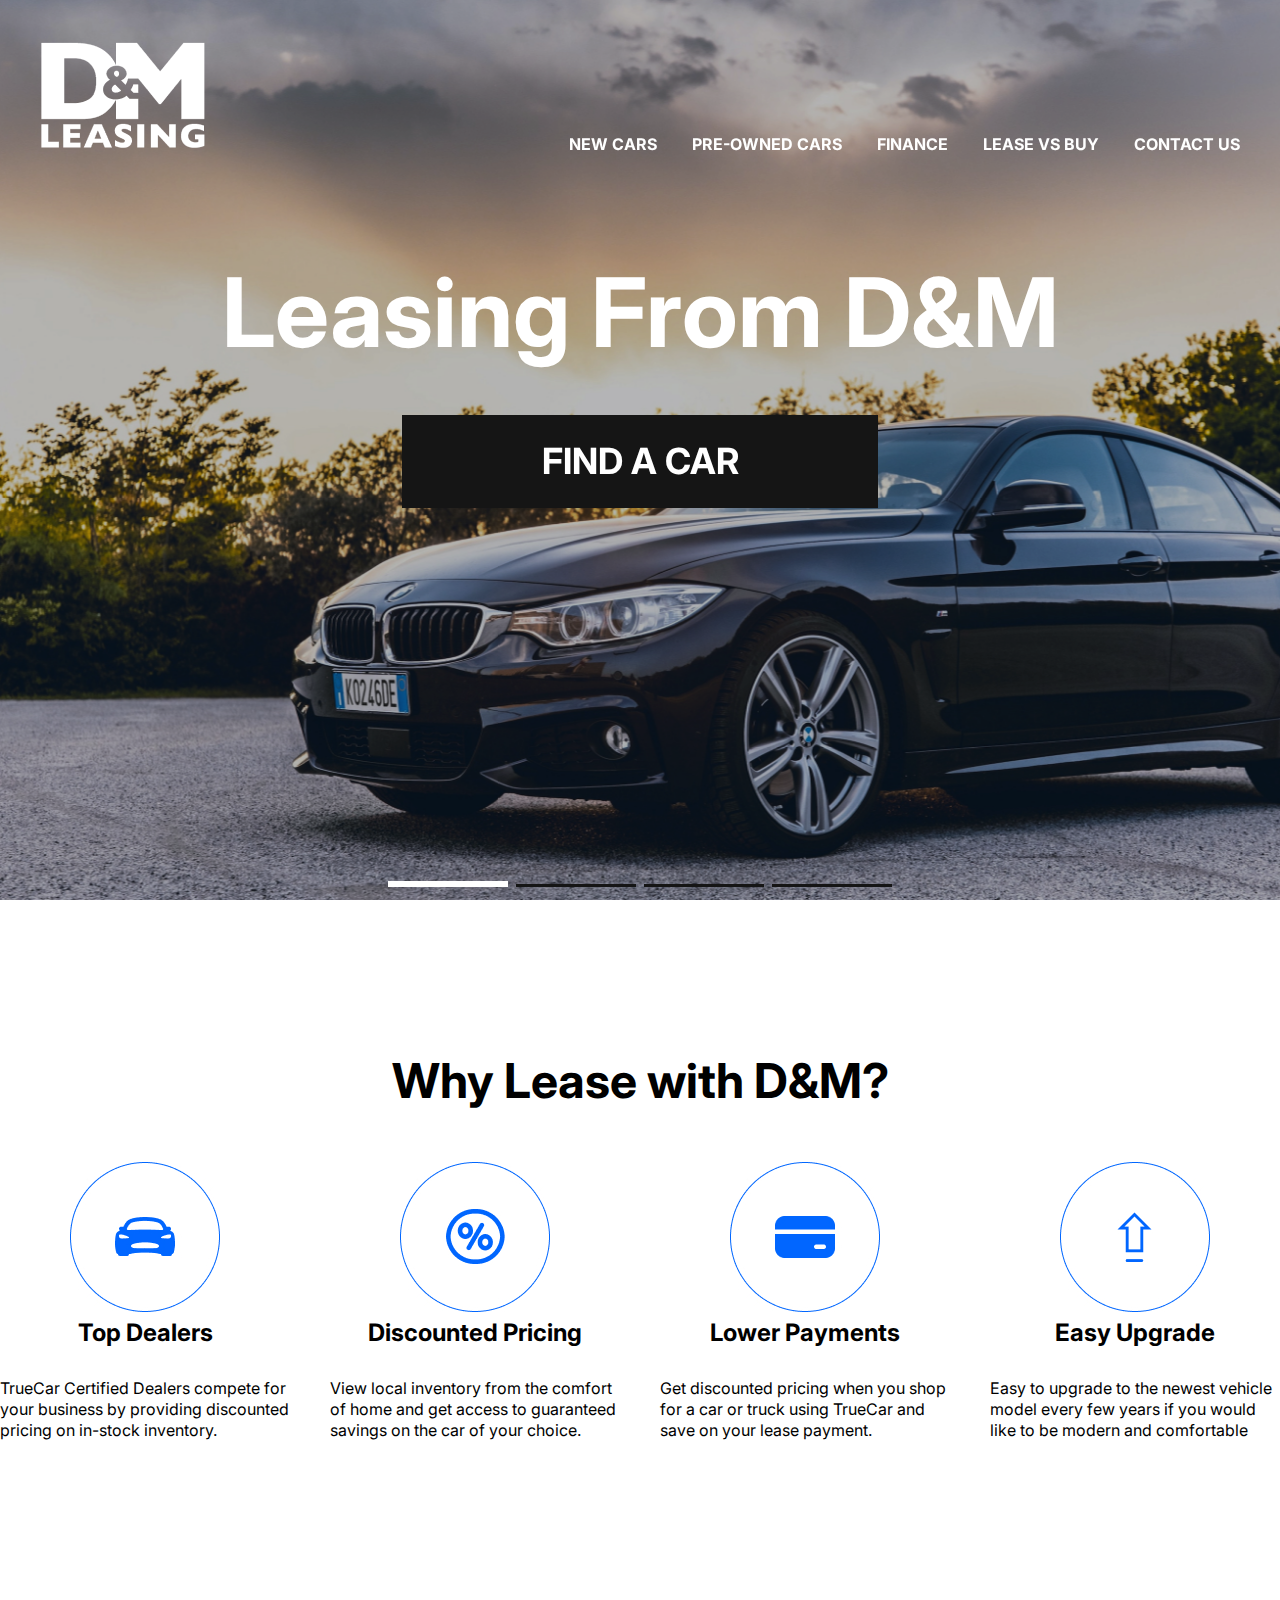
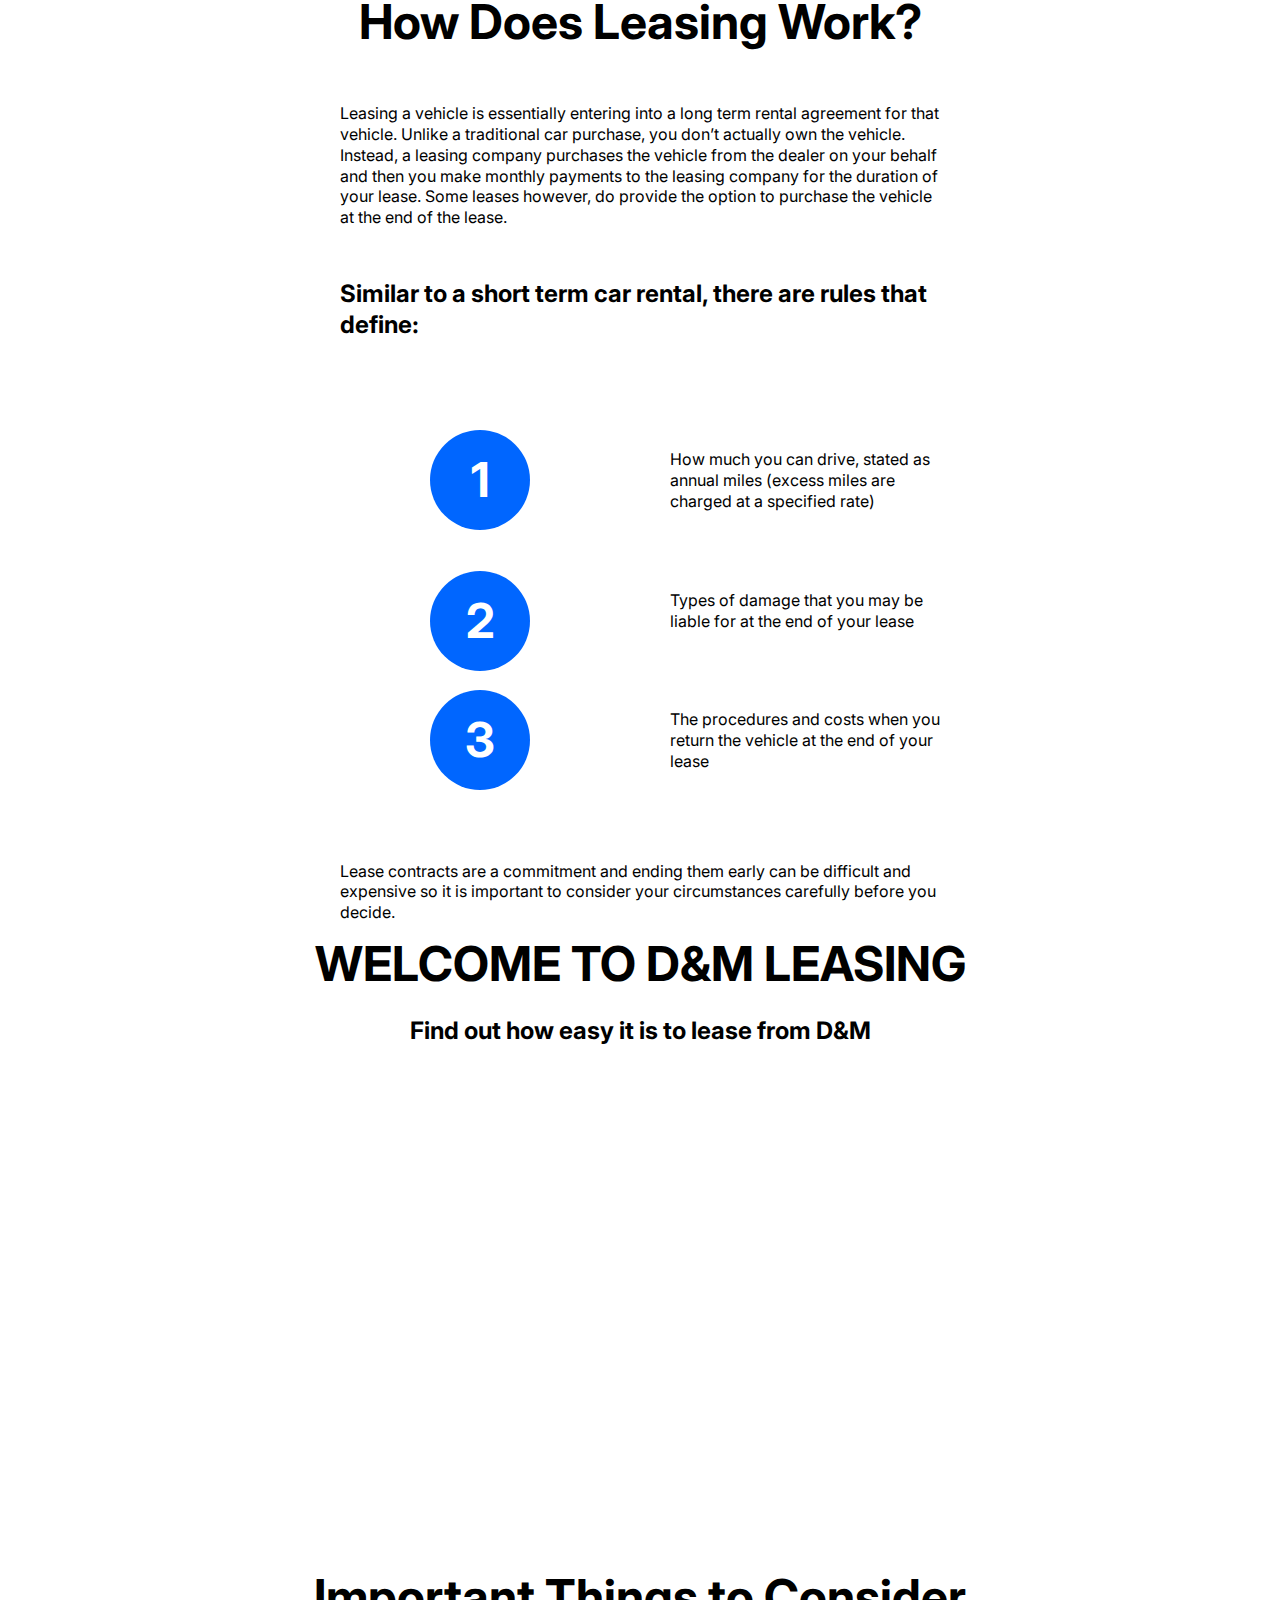
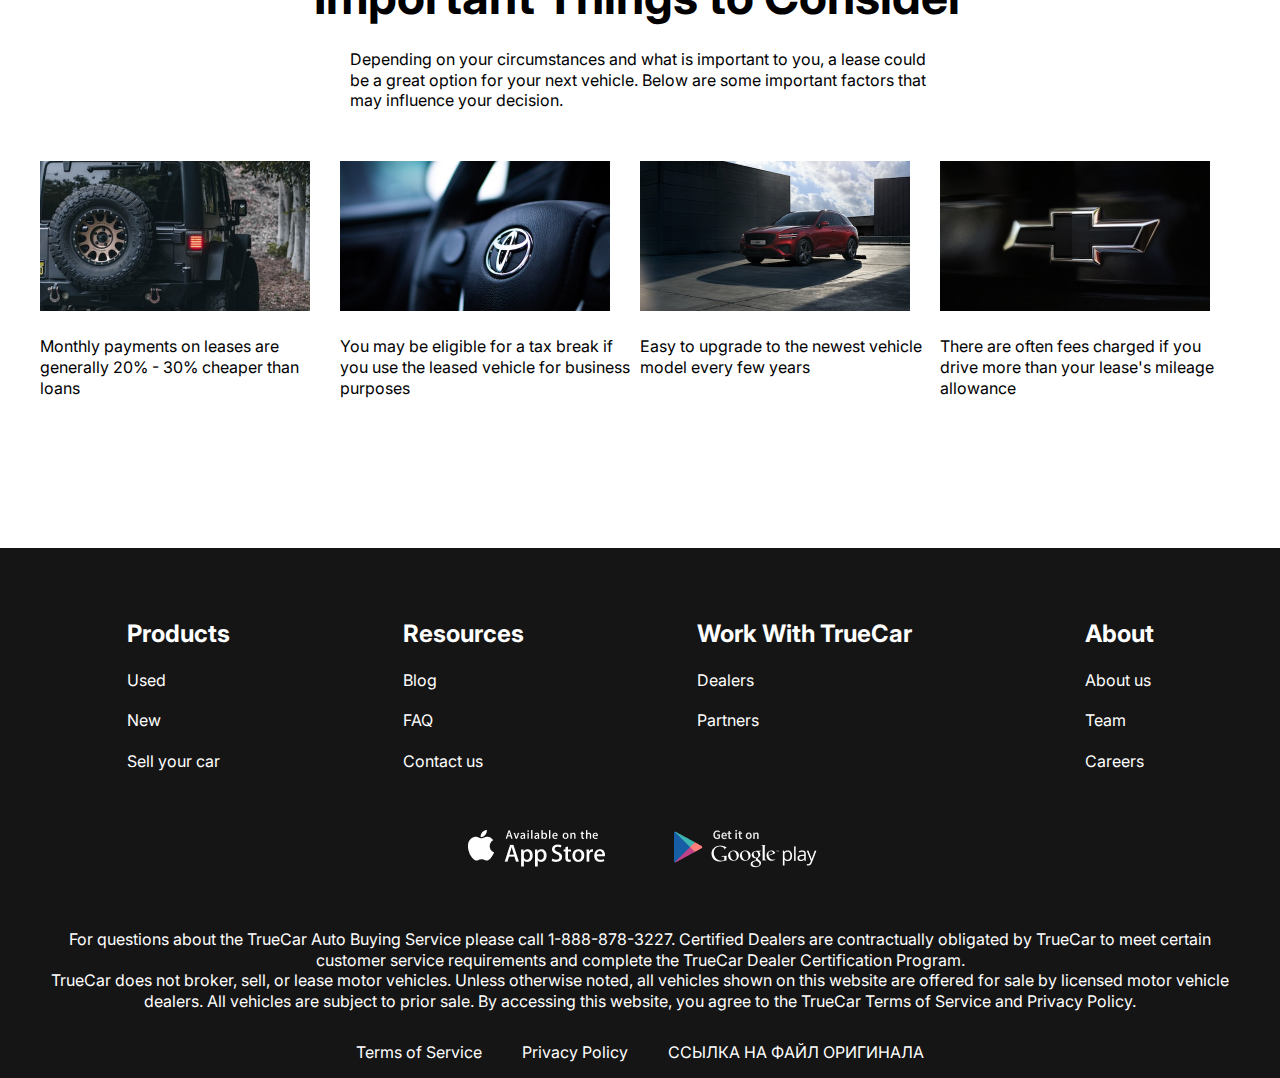
<file: index.html>
<!DOCTYPE html>
<html lang="en">
<head>
    <meta charset="UTF-8">
    <meta http-equiv="X-UA-Compatible" content="IE=edge">
    <meta name="viewport" content="width=device-width, initial-scale=1.0">
    <title>Document</title>
    <link rel="preconnect" href="https://fonts.googleapis.com">
    <link rel="preconnect" href="https://fonts.gstatic.com" crossorigin>
    <link href="https://fonts.googleapis.com/css2?family=Inter&display=swap" rel="stylesheet">
    <link
    rel="stylesheet"
    href="https://cdn.jsdelivr.net/npm/swiper@9/swiper-bundle.min.css"
    />
    <link rel="stylesheet" href="css/style.css">
</head>
<body>
    <div class="wrapper">
    <header class="header header-main">
        <div class="container">
            <div class="header__inner">
              <a class="logo" href="#">
                <img class="logo__img" src="images/logo.png.png"alt="">
                </a>
                <nav class="menu">
                  <button class="menu__btn">
                    <span></span>
                    <span></span>
                    <span></span>
                  </button>
                    <ul class="menu__list">
                      <li class="menu__list-item">
                        <a class="menu__list-link" href="new-cars.html">NEW CARS</a></li>
                      <li class="menu__list-item">
                        <a class="menu__list-link" href="">PRE-OWNED CARS</a></li>
                      <li class="menu__list-item">
                        <a class="menu__list-link" href="">FINANCE</a></li>
                      <li class="menu__list-item">
                        <a class="menu__list-link" href="">LEASE VS BUY</a></li>
                      <li class="menu__list-item">
                        <a class="menu__list-link" href="contacts.html">CONTACT US</a></li>
                    </ul>
                </nav>
            </div>
        </div>
    </header>
    <main class="main">
      <section class="top">
        <div class="container">
          <h1 class="title">
            Leasing From D&M  
          </h1>
          <a class="top__link" href="new-cars.html">FIND A CAR</a>
        </div>
      </section>
      <div class="slider">
      <div class="swiper">
       <div class="swiper-wrapper">
      <div class="swiper-slide"  style="background-image:url(images/slide-1.jpg)"></div>
      <div class="swiper-slide"  style="background-image:url(images/slide-2.jpg)"></div>
      <div class="swiper-slide"  style="background-image:url(images/slide-3.jpg)"></div>
      <div class="swiper-slide"  style="background-image:url(images/slide-5.jpg)"></div>
      </div>
      <div class="swiper-pagination"></div>
      </div>
      </div>
      <section class="why-lease">
        <div class="conteiner">
          <h2 class="section-title">
            Why Lease with D&M?
          </h2>
          <ul class="why-lease__list">
            <li class="why-lease__iten">
              <img class="why-lease__iten-img"src="images/why-lease-1.jpg" alt="">
              <h3 class="why-lease__item-title">
                Top Dealers
              </h3>
              <p class="why-lease__item-text">
                TrueCar Certified Dealers compete for your business by providing discounted pricing on in-stock inventory.
              </p>
            </li>
            <li class="why-lease__iten">
              <img class="why-lease__iten-img"src="images/why-lease-2.jpg" alt="">
              <h3 class="why-lease__item-title">
                Discounted Pricing
              </h3>
              <p class="why-lease__item-text">
                View local inventory from the comfort of home and get access to guaranteed savings on the car of your choice.
              </p>
            </li>
            <li class="why-lease__iten">
              <img class="why-lease__iten-img"src="images/why-lease-3.jpg" alt="">
              <h3 class="why-lease__item-title">
                Lower Payments
              </h3>
              <p class="why-lease__item-text">
                Get discounted pricing when you shop for a car or truck using TrueCar and save on your lease payment.
              </p>
            </li>
            <li class="why-lease__iten">
              <img class="why-lease__iten-img"src="images/why-lease-4.jpg" alt="">
              <h3 class="why-lease__item-title">
                Easy Upgrade
              </h3>
              <p class="why-lease__item-text">
                Easy to upgrade to the newest vehicle model every few years if you would like to be modern and comfortable
              </p>
            </li>
          </ul>
        </div>
      </section>
      <section class="how-does">
        <div class="container">
          <div class="how-does__inner">
           <h2 class="section-title">
            How Does Leasing Work?
           </h2>
            <p class="how-does__text">
              Leasing a vehicle is essentially entering into a long term rental agreement for that vehicle. Unlike a traditional car purchase, you don’t actually own the vehicle. Instead, a leasing company purchases the vehicle from the dealer on your behalf and then you make monthly payments to the leasing company for the duration of your lease. Some leases however, do provide the option to purchase the vehicle at the end of the lease.
            </p>
            <h4 class="how__does-title">
              Similar to a short term car rental, there are rules that define:
            </h4>
            <ol class="how__does-list">
              <li class="how__does-item">
                How much you can drive, stated as annual miles (excess miles are charged at a specified rate)
              </li>
              <li class="how__does-item">
                Types of damage that you may be liable for at the end of your lease
              </li>
              <li class="how__does-item">
                The procedures and costs when you return the vehicle at the end of your lease
              </li>
            </ol>
            <p class="how-does__text">
              Lease contracts are a commitment and ending them early can be difficult and expensive so it is important to consider your circumstances carefully before you decide.
            </p>
         </div>
        </div>
      </section>
      <section class="video">
        <div class="conteiner">
          <h2 class="section-title video__title">
          <p class="video__text">
            WELCOME TO D&M LEASING
          </p>
          </h2>
          <p class="vieo__text">
            Find out how easy it is to lease from D&M
          </p>
          <iframe width="560" height="315" src="https://www.youtube.com/embed/AvMusILfIdQ?si=c5U587Mvlnooe5lP" title="YouTube video player" frameborder="0" allow="accelerometer; autoplay; clipboard-write; encrypted-media; gyroscope; picture-in-picture; web-share" allowfullscreen></iframe>
        </div>
      </section>
      <section class="important">
        <div class="container">
          <h2 class="section-title important__title">
            Important Things to Consider
          </h2>
          <p class="important__text">
            Depending on your circumstances and what is important to you, a lease could be a great option for your next vehicle. Below are some important factors that may influence your decision.
          </p>
          <ul class="important__list">
            <li class="important__item">
              <img class="important__item-img"src="images/imp-1.jpg"alt="">
              <p class="important__item-text">
                Monthly payments on leases are generally 20% - 30% cheaper than loans
              </p>
            </li>
            <li class="important__item">
              <img class="important__item-img"src="images/imp-2.jpg"alt="">
              <p class="important__item-text">
                You may be eligible for a tax break if you use the leased vehicle for business purposes 
              </p>
            </li>
            <li class="important__item">
              <img class="important__item-img"src="images/imp-3.jpg"alt="">
              <p class="important__item-text">
                Easy to upgrade to the newest vehicle model every few years 
              </p>
            </li>
            <li class="important__item">
              <img class="important__item-img"src="images/imp-4.jpg"alt="">
              <p class="important__item-text">
                There are often fees charged if you drive more than your lease's mileage allowance 
              </p>
            </li>
          </ul>
        </div>
      </section>
    </main>
    <footer class="footer">
      <div class="container">
        <nav class="footer__menu">
         <ul class="footer__menu-list">
          <li class="footer__menu-item">
            <p class="footer__menu-title">Products</p></li>
          <li class="footer__menu-item"><a class="footer__menu-link" href="#">Used</a></li>
          <li class="footer__menu-item"><a  class="footer__menu-link" href="#">New</a></li>
          <li class="footer__menu-item"><a class="footer__menu-link" href="#">Sell your car</a></li>
         </ul>
         <ul class="footer__menu-list">
          <li class="footer__menu-item"><p class="footer__menu-title">Resources</p></li>
          <li class="footer__menu-item"><a class="footer__menu-link" href="#">Blog</a></li>
          <li class="footer__menu-item"><a class="footer__menu-link" href="#">FAQ</a></li>
          <li class="footer__menu-item"><a class="footer__menu-link" href="#">Contact us</a></li>
         </ul>
         <ul class="footer__menu-list">
          <li class="footer__menu-item"><p class="footer__menu-title">Work With TrueCar</p></li>
          <li class="footer__menu-item"><a class="footer__menu-link" href="#">Dealers</a></li>
          <li class="footer__menu-item"><a class="footer__menu-link" href="#">Partners</a></li>
         </ul>
         <ul class="footer__menu-list">
          <li class="footer__menu-item">
            <p class="footer__menu-title">About</p></li>
          <li class="footer__menu-item">
            <a class="footer__menu-link" href="#">About us</a></li>
          <li class="footer__menu-item">
            <a class="footer__menu-link" href="#">Team</a></li>
          <li class="footer__menu-item">
            <a class="footer__menu-link" href="#">Careers</a></li>
         </ul>
        </nav>
        <ul class="app">
          <li class="app__item">
            <a class="app__item-link" href="#">
              <img class="app__item-img" src="images/appstore.png" alt="">
            </a>
          <li class="app__item">
            <a class="app__item-link" href="#">
               <img class="app__item-img" src="images/googlplay.png" alt="">
            </a> 
         </li>
        </ul>
        <div class="footer__copy">
          <p class="footer__copy-text">For questions about the TrueCar Auto Buying Service please call 1-888-878-3227.
            Certified Dealers are contractually obligated by TrueCar to meet certain customer service requirements and complete the TrueCar Dealer Certification Program.
          </p>
          <p class="footer__copy-text">
            TrueCar does not broker, sell, or lease motor vehicles. Unless otherwise noted, all vehicles shown on this website are offered for sale by licensed motor vehicle dealers. All vehicles are subject to prior sale. By accessing this website, you agree to the TrueCar Terms of Service and Privacy Policy.</p>
        </div>
        <nav class="copy__nav">
          <ul class="copy__nav-list">
            <li class="copy__nav-item"><a href="#" class="copy__nav-link">Terms of Service</a></li>
            <li class="copy__nav-item"><a href="#" class="copy__nav-link"></a>Privacy Policy</li>
            <li class="copy__nav-item"><a href="https://youtu.be/AvMusILfIdQ?feature=shared" class="copy__nav-link">ССЫЛКА НА ФAЙЛ ОРИГИНАЛА</a></li>
          </ul>
        </nav>
      </div>
    </footer>
    </div> 
    <script src="https://cdn.jsdelivr.net/npm/swiper@9/swiper-bundle.min.js"></script>
    <script src="js/main.js">

    </script>
</body>
</html>
</file>
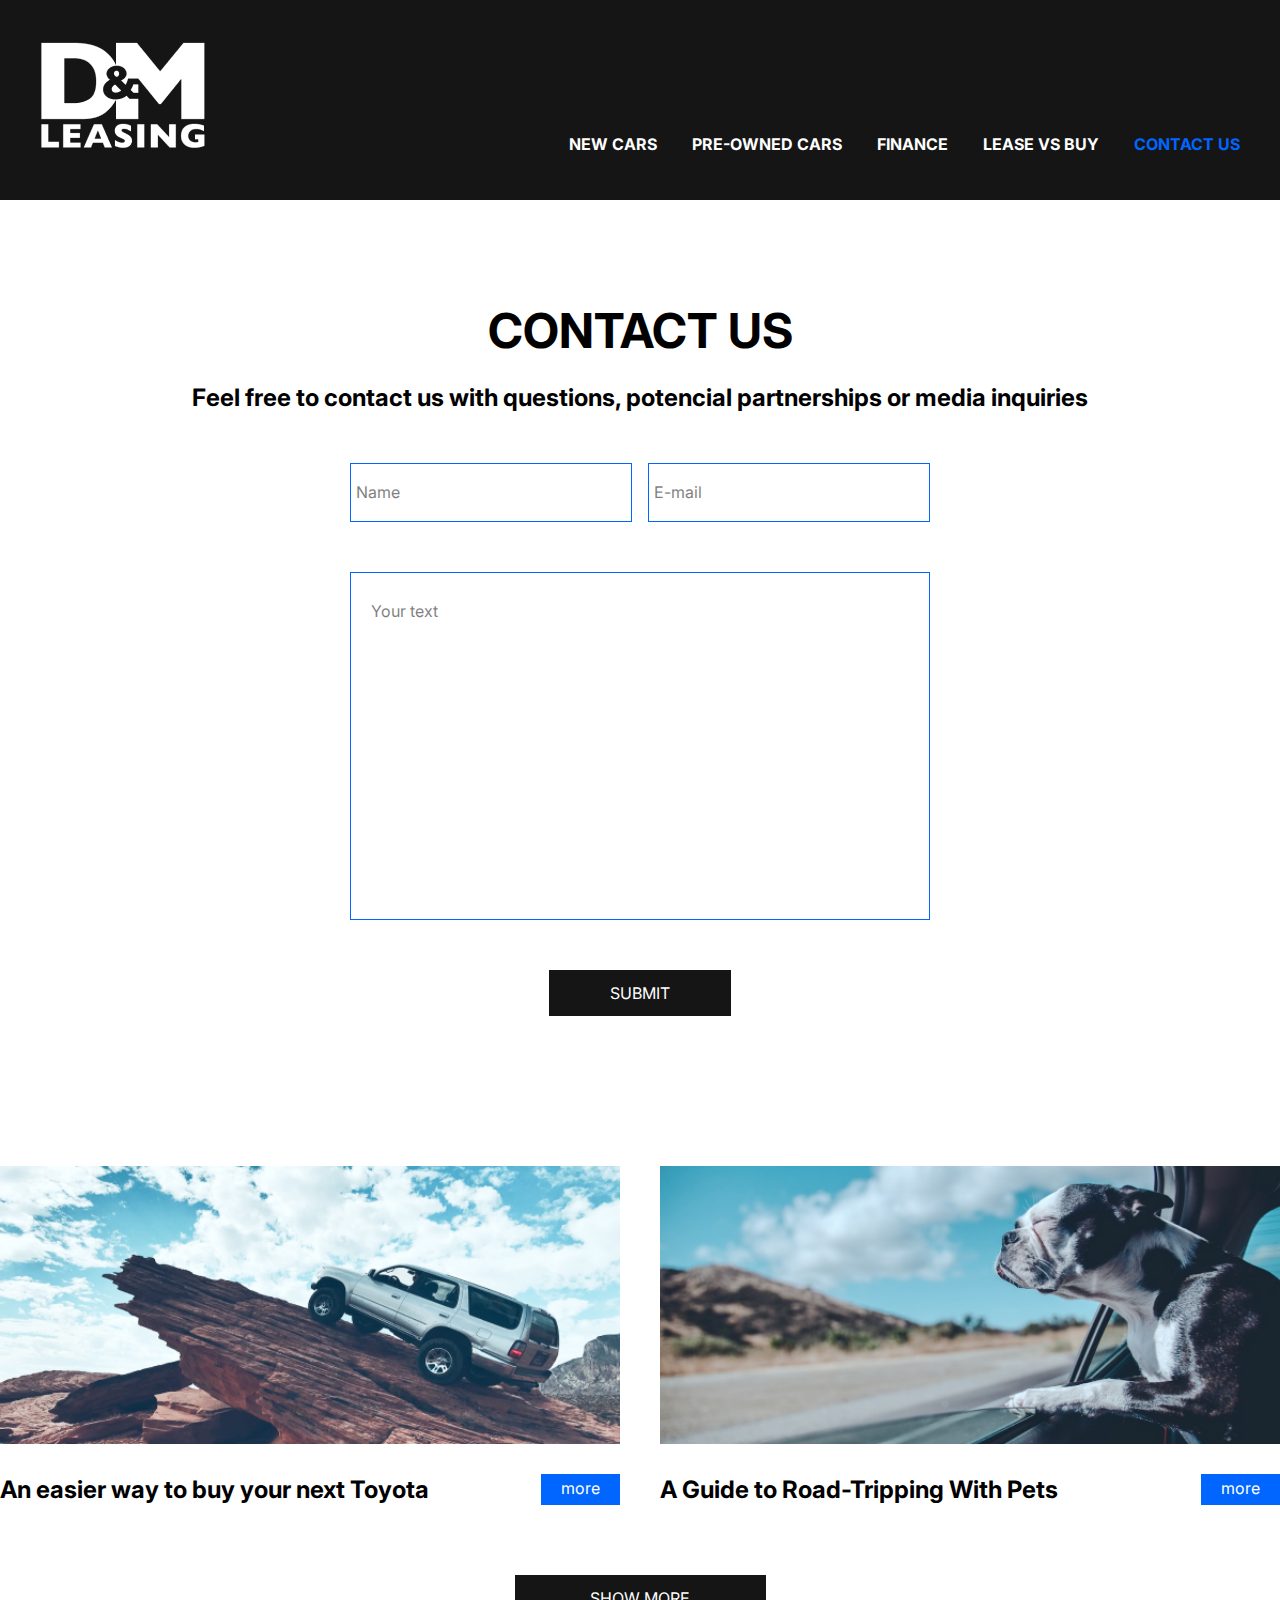
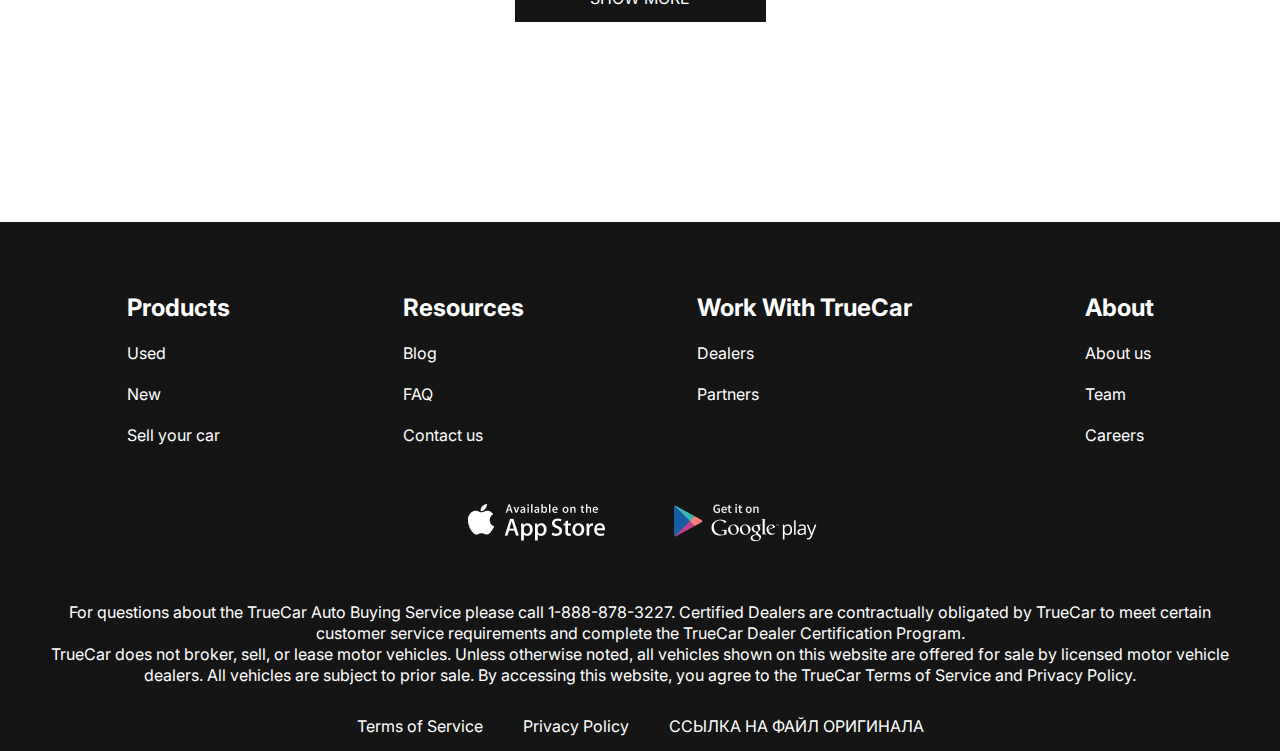
<file: contacts.html>
<!DOCTYPE html>
<html lang="en">
<head>
    <meta charset="UTF-8">
    <meta http-equiv="X-UA-Compatible" content="IE=edge">
    <meta name="viewport" content="width=device-width, initial-scale=1.0">
    <title>Document</title>
    <link rel="preconnect" href="https://fonts.googleapis.com">
    <link rel="preconnect" href="https://fonts.gstatic.com" crossorigin>
    <link href="https://fonts.googleapis.com/css2?family=Inter&display=swap" rel="stylesheet">
    <link rel="stylesheet" href="css/style.css">
</head>
<body>
    <div class="wrapper">
    <header class="header header">
        <div class="container">
            <div class="header__inner">
              <a class="logo" href="index.html">
                <img class="logo__img" src="images/logo.png.png"alt="">
                </a>
                <nav class="menu">
                  <button class="menu__btn">
                    <span></span>
                    <span></span>
                    <span></span>
                  </button>
                    <ul class="menu__list">
                      <li class="menu__list-item">
                        <a class="menu__list-link" href="new-cars.html">NEW CARS</a></li>
                      <li class="menu__list-item">
                        <a class="menu__list-link" href="">PRE-OWNED CARS</a></li>
                      <li class="menu__list-item">
                        <a class="menu__list-link" href="">FINANCE</a></li>
                      <li class="menu__list-item">
                        <a class="menu__list-link" href="">LEASE VS BUY</a></li>
                      <li class="menu__list-item">
                        <a class="menu__list-link menu__list-link--active" href="">CONTACT US</a></li>
                    </ul>
                </nav>
            </div>
        </div>
    </header>
    <main class="main"> 
      <section class="contacs">
        <div class="conteiner">
          <h2 class="section-title  contacts__title">CONTACT US</h2>
          <p class="contacts__text">
            Feel free to contact us with questions, potencial partnerships or media inquiries
          </p>
          <form class="form"action="#">
            <input class="form__input" type="text" placeholder="Name">
            <input class="form__input" type="email" placeholder="E-mail">
            <textarea class="form__textarea" placeholder="Your text"></textarea>
            <button class="form__btn" type="submit">SUBMIT</button>
          </form>
        </div>
      </section>
      <section class="blog">
        <div class="conteiner">
          <div class="blog__items">
            <div class="blog__item">
            <img class="blog__item-img" src="images/blog-1.jpg" alt="">
            <h4 class="blog__item-title">An easier way to buy your next Toyota</h4>
            <a class="blog__item-link" href="">more</a>
          </div>
          <div class="blog__item">
            <img class="blog__item-img" src="images/blog-2.jpg" alt="">
            <h4 class="blog__item-title">A Guide to Road-Tripping With Pets</h4>
            <a class="blog__item-link" href="#">more</a>
          </div>
          </div>
          <a class="showmore-link"href="#">SHOW MORE</a>
        </div>
      </section>
    </main>
    <footer class="footer">
      <div class="container">
        <nav class="footer__menu">
         <ul class="footer__menu-list">
          <li class="footer__menu-item">
            <p class="footer__menu-title">Products</p></li>
          <li class="footer__menu-item"><a class="footer__menu-link" href="#">Used</a></li>
          <li class="footer__menu-item"><a  class="footer__menu-link" href="#">New</a></li>
          <li class="footer__menu-item"><a class="footer__menu-link" href="#">Sell your car</a></li>
         </ul>
         <ul class="footer__menu-list">
          <li class="footer__menu-item"><p class="footer__menu-title">Resources</p></li>
          <li class="footer__menu-item"><a class="footer__menu-link" href="#">Blog</a></li>
          <li class="footer__menu-item"><a class="footer__menu-link" href="#">FAQ</a></li>
          <li class="footer__menu-item"><a class="footer__menu-link" href="#">Contact us</a></li>
         </ul>
         <ul class="footer__menu-list">
          <li class="footer__menu-item"><p class="footer__menu-title">Work With TrueCar</p></li>
          <li class="footer__menu-item"><a class="footer__menu-link" href="#">Dealers</a></li>
          <li class="footer__menu-item"><a class="footer__menu-link" href="#">Partners</a></li>
         </ul>
         <ul class="footer__menu-list">
          <li class="footer__menu-item">
            <p class="footer__menu-title">About</p></li>
          <li class="footer__menu-item">
            <a class="footer__menu-link" href="#">About us</a></li>
          <li class="footer__menu-item">
            <a class="footer__menu-link" href="#">Team</a></li>
          <li class="footer__menu-item">
            <a class="footer__menu-link" href="#">Careers</a></li>
         </ul>
        </nav>
        <ul class="app">
          <li class="app__item">
            <a class="app__item-link" href="#">
              <img class="app__item-img" src="images/appstore.png" alt="">
            </a>
          <li class="app__item">
            <a class="app__item-link" href="#">
               <img class="app__item-img" src="images/googlplay.png" alt="">
            </a> 
         </li>
        </ul>
        <div class="footer__copy">
          <p class="footer__copy-text">For questions about the TrueCar Auto Buying Service please call 1-888-878-3227.
            Certified Dealers are contractually obligated by TrueCar to meet certain customer service requirements and complete the TrueCar Dealer Certification Program.
          </p>
          <p class="footer__copy-text">
            TrueCar does not broker, sell, or lease motor vehicles. Unless otherwise noted, all vehicles shown on this website are offered for sale by licensed motor vehicle dealers. All vehicles are subject to prior sale. By accessing this website, you agree to the TrueCar Terms of Service and Privacy Policy.</p>
        </div>
        <nav class="copy__nav">
          <ul class="copy__nav-list">
            <li class="copy__nav-item"><a href="#" class="copy__nav-link">Terms of Service</a></li>
            <li class="copy__nav-item"><a href="#" class="copy__nav-link"></a>Privacy Policy</li>
            <li class="copy__nav-item"><a href="https://youtu.be/AvMusILfIdQ?feature=shared" class="copy__nav-link">ССЫЛКА НА ФАЙЛ ОРИГИНАЛА</a></li>
          </ul>
        </nav>
      </div>
    </footer>
    </div> 
    <script src="js/main.js"></script>  
</body>
</html>
</file>
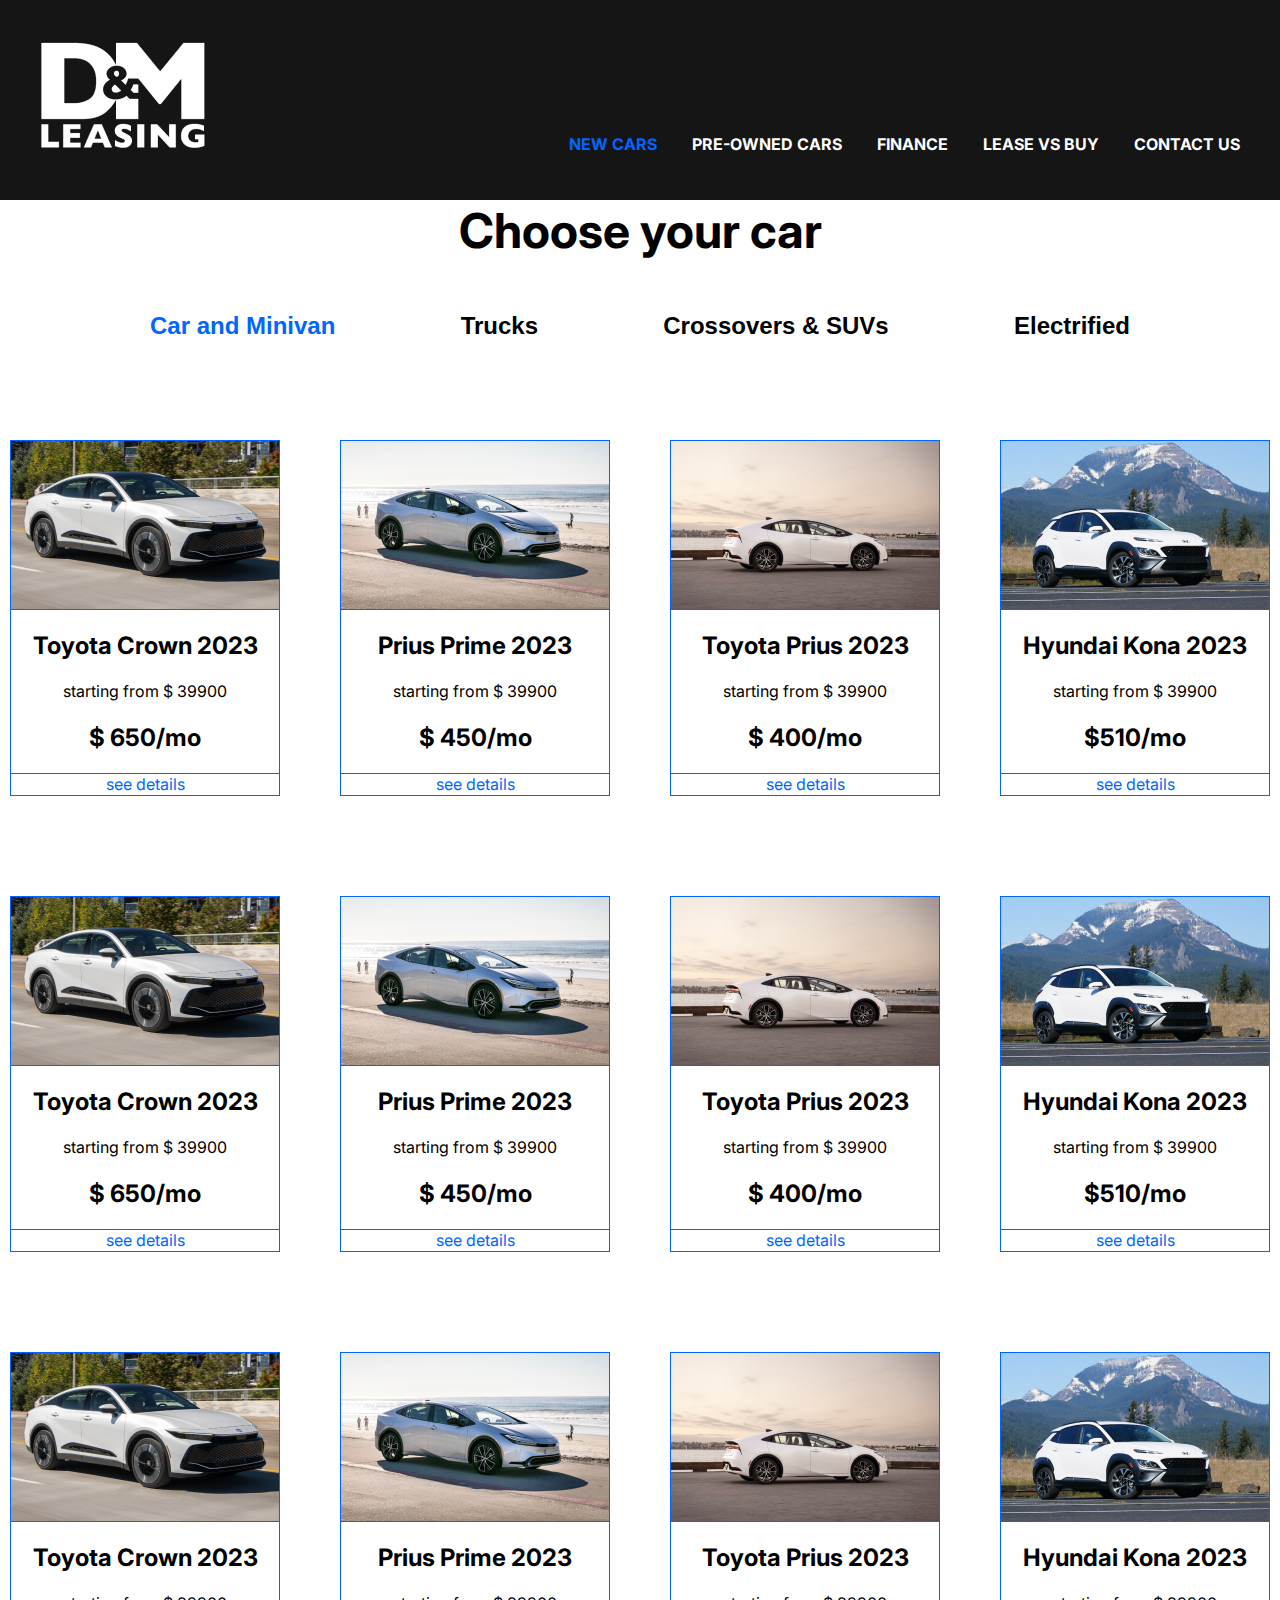
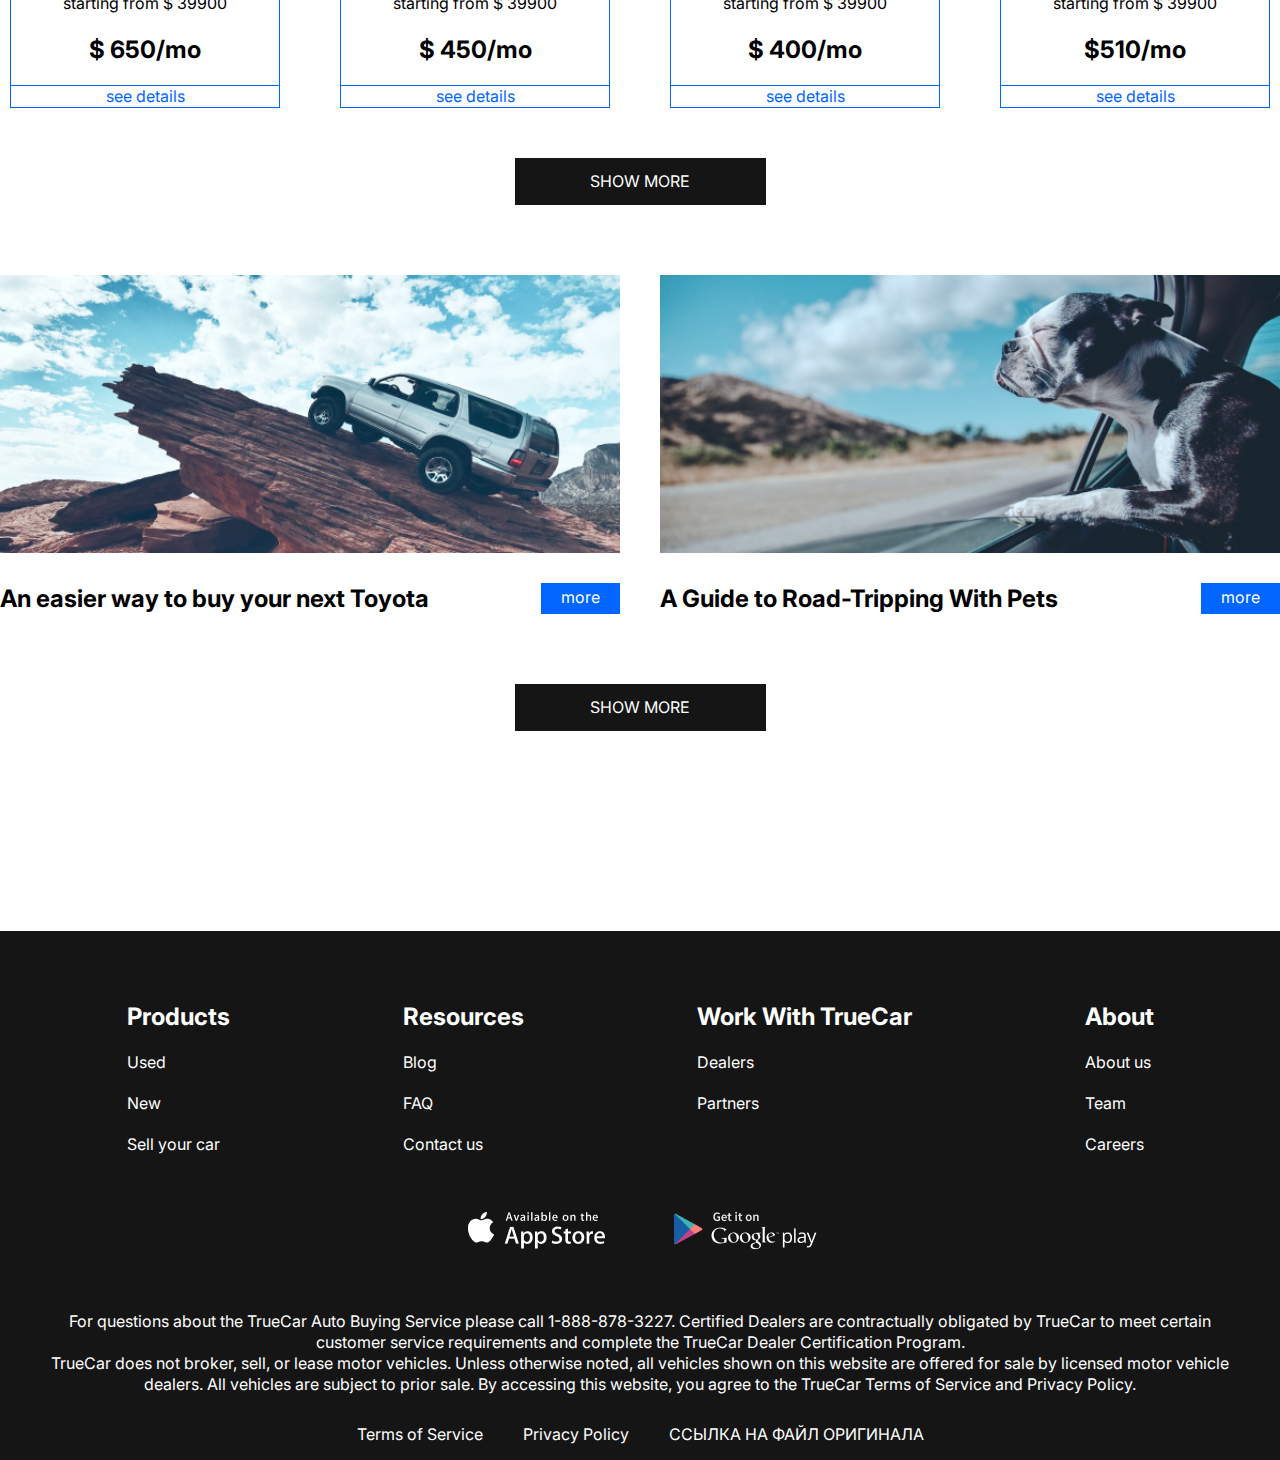
<file: new-cars.html>
<!DOCTYPE html>
<html lang="en">
<head>
    <meta charset="UTF-8">
    <meta http-equiv="X-UA-Compatible" content="IE=edge">
    <meta name="viewport" content="width=device-width, initial-scale=1.0">
    <title>Document</title>
    <link rel="preconnect" href="https://fonts.googleapis.com">
    <link rel="preconnect" href="https://fonts.gstatic.com" crossorigin>
    <link href="https://fonts.googleapis.com/css2?family=Inter&display=swap" rel="stylesheet">
    <link rel="stylesheet" href="css/style.css">
</head>
<body>
    <div class="wrapper">
    <header class="header">
        <div class="container">
            <div class="header__inner">
              <a class="logo" href="index.html">
                <img class="logo__img" src="images/logo.png.png"alt="">
                </a>
                <nav class="menu">
                  <button class="menu__btn">
                    <span></span>
                    <span></span>
                    <span></span>
                  </button>
                    <ul class="menu__list">
                      <li class="menu__list-item">
                        <a class="menu__list-link menu__list-link--active" href="">NEW CARS</a></li>
                      <li class="menu__list-item">
                        <a class="menu__list-link" href="">PRE-OWNED CARS</a></li>
                      <li class="menu__list-item">
                        <a class="menu__list-link" href="">FINANCE</a></li>
                      <li class="menu__list-item">
                        <a class="menu__list-link" href="">LEASE VS BUY</a></li>
                      <li class="menu__list-item">
                        <a class="menu__list-link" href="contacts.html">CONTACT US</a></li>
                    </ul>
                </nav>
            </div>
        </div>
    </header>
    <main class="main">
      <section class="shoose">
        <div class="conteiner">
          <h2 class="section-title">
            Choose your car
          </h2>
          <div class="tabs">
            <div class="tabs__btn">
              <button class="tabs__btn-item
              tabs__btn-item--active" data-button="content-1">Car and Minivan</button>
              <button class="tabs__btn-item" data-button="content-2">Trucks</button>
              <button class="tabs__btn-item" data-button="content-3">Crossovers & SUVs</button>
              <button class="tabs__btn-item" data-button="content-4">Electrified</button>
            </div>
            <div class="tabs__content">
              <div class="tabs__content-item tabs__content-item--active" id="content-1">
                  <div class="card">
                    <img class="card__img" src="images/card-1.jpg" alt="">
                    <div class="card__content">
                    <h4 class="card__title">Toyota Crown 2023</h4>
                    <p class="card__text">starting from $ 39900</p>
                    <p class="card__prise">$ 650/mo</p>
                  </div>
                    <a class="card__link" href="#">see details</a>
                  </div>
                  <div class="card">
                    <img class="card__img" src="images/card-2.jpg" alt="">
                    <div class="card__content">
                    <h4 class="card__title">Prius Prime 2023</h4>
                    <p class="card__text">starting from $ 39900</p>
                    <p class="card__prise"> $ 450/mo</p>
                  </div>
                    <a class="card__link" href="#">see details</a>
                  </div>
                  <div class="card">
                    <img class="card__img" src="images/card-3.jpg" alt="">
                    <div class="card__content">
                    <h4 class="card__title">Toyota Prius 2023</h4>
                    <p class="card__text">starting from $ 39900</p>
                    <p class="card__prise"> $ 400/mo</p>
                  </div>
                    <a class="card__link" href="#">see details</a>
                  </div>
                  <div class="card">
                    <img class="card__img" src="images/card-4.jpg" alt="">
                    <div class="card__content">
                    <h4 class="card__title">Hyundai Kona 2023</h4>
                    <p class="card__text">starting from $ 39900</p>
                    <p class="card__prise">$510/mo</p>
                  </div>
                    <a class="card__link" href="#">see details</a>
                </div>
                  <div class="card">
                    <img class="card__img" src="images/card-1.jpg" alt="">
                    <div class="card__content">
                    <h4 class="card__title">Toyota Crown 2023</h4>
                    <p class="card__text">starting from $ 39900</p>
                    <p class="card__prise">$ 650/mo</p>
                  </div>
                    <a class="card__link" href="#">see details</a>
                  </div>
                  <div class="card">
                    <img class="card__img" src="images/card-2.jpg" alt="">
                    <div class="card__content">
                    <h4 class="card__title">Prius Prime 2023</h4>
                    <p class="card__text">starting from $ 39900</p>
                    <p class="card__prise"> $ 450/mo</p>
                  </div>
                    <a class="card__link" href="#">see details</a>
                  </div>
                  <div class="card">
                    <img class="card__img" src="images/card-3.jpg" alt="">
                    <div class="card__content">
                    <h4 class="card__title">Toyota Prius 2023</h4>
                    <p class="card__text">starting from $ 39900</p>
                    <p class="card__prise"> $ 400/mo</p>
                  </div>
                    <a class="card__link" href="#">see details</a>
                  </div>
                  <div class="card">
                    <img class="card__img" src="images/card-4.jpg" alt="">
                    <div class="card__content">
                    <h4 class="card__title">Hyundai Kona 2023</h4>
                    <p class="card__text">starting from $ 39900</p>
                    <p class="card__prise">$510/mo</p>
                  </div>
                    <a class="card__link" href="#">see details</a>
                  </div>
                  <div class="card">
                    <img class="card__img" src="images/card-1.jpg" alt="">
                    <div class="card__content">
                    <h4 class="card__title">Toyota Crown 2023</h4>
                    <p class="card__text">starting from $ 39900</p>
                    <p class="card__prise">$ 650/mo</p>
                  </div>
                    <a class="card__link" href="#">see details</a>
                  </div>
                  <div class="card">
                    <img class="card__img" src="images/card-2.jpg" alt="">
                    <div class="card__content">
                    <h4 class="card__title">Prius Prime 2023</h4>
                    <p class="card__text">starting from $ 39900</p>
                    <p class="card__prise"> $ 450/mo</p>
                  </div>
                    <a class="card__link" href="#">see details</a>
                  </div>
                  <div class="card">
                    <img class="card__img" src="images/card-3.jpg" alt="">
                    <div class="card__content">
                    <h4 class="card__title">Toyota Prius 2023</h4>
                    <p class="card__text">starting from $ 39900</p>
                    <p class="card__prise"> $ 400/mo</p>
                  </div>
                    <a class="card__link" href="#">see details</a>
                  </div>
                  <div class="card">
                    <img class="card__img" src="images/card-4.jpg" alt="">
                    <div class="card__content">
                    <h4 class="card__title">Hyundai Kona 2023</h4>
                    <p class="card__text">starting from $ 39900</p>
                    <p class="card__prise">$510/mo</p>
                  </div>
                    <a class="card__link" href="#">see details</a>
                  </div>
              </div>
              <div class="tabs__content-item" id="content-2">
                <div class="card">
                  <img class="card__img" src="images/card-1.jpg" alt="">
                  <div class="card__content">
                  <h4 class="card__title">Toyota Crown 2023</h4>
                  <p class="card__text">starting from $ 39900</p>
                  <p class="card__prise">$ 650/mo</p>
                </div>
                  <a class="card__link" href="#">see details</a>
                </div>
                <div class="card">
                  <img class="card__img" src="images/card-2.jpg" alt="">
                  <div class="card__content">
                  <h4 class="card__title">Prius Prime 2023</h4>
                  <p class="card__text">starting from $ 39900</p>
                  <p class="card__prise"> $ 450/mo</p>
                </div>
                  <a class="card__link" href="#">see details</a>
                </div>
                <div class="card">
                  <img class="card__img" src="images/card-3.jpg" alt="">
                  <div class="card__content">
                  <h4 class="card__title">Toyota Prius 2023</h4>
                  <p class="card__text">starting from $ 39900</p>
                  <p class="card__prise"> $ 400/mo</p>
                </div>
                  <a class="card__link" href="#">see details</a>
                </div>
                <div class="card">
                  <img class="card__img" src="images/card-4.jpg" alt="">
                  <div class="card__content">
                  <h4 class="card__title">Hyundai Kona 2023</h4>
                  <p class="card__text">starting from $ 39900</p>
                  <p class="card__prise">$510/mo</p>
                </div>
                  <a class="card__link" href="#">see details</a>
              </div>
              </div>
              <div class="tabs__content-item" id="content-3">
                <div class="card">
                  <img class="card__img" src="images/card-1.jpg" alt="">
                  <div class="card__content">
                  <h4 class="card__title">Toyota Crown 2023</h4>
                  <p class="card__text">starting from $ 39900</p>
                  <p class="card__prise">$ 650/mo</p>
                </div>
                  <a class="card__link" href="#">see details</a>
                </div>
                <div class="card">
                  <img class="card__img" src="images/card-2.jpg" alt="">
                  <div class="card__content">
                  <h4 class="card__title">Prius Prime 2023</h4>
                  <p class="card__text">starting from $ 39900</p>
                  <p class="card__prise"> $ 450/mo</p>
                </div>
                  <a class="card__link" href="#">see details</a>
                </div>
                <div class="card">
                  <img class="card__img" src="images/card-3.jpg" alt="">
                  <div class="card__content">
                  <h4 class="card__title">Toyota Prius 2023</h4>
                  <p class="card__text">starting from $ 39900</p>
                  <p class="card__prise"> $ 400/mo</p>
                </div>
                  <a class="card__link" href="#">see details</a>
                </div>
                <div class="card">
                  <img class="card__img" src="images/card-4.jpg" alt="">
                  <div class="card__content">
                  <h4 class="card__title">Hyundai Kona 2023</h4>
                  <p class="card__text">starting from $ 39900</p>
                  <p class="card__prise">$510/mo</p>
                </div>
                  <a class="card__link" href="#">see details</a>
              </div>
              </div>
              <div class="tabs__content-item" id="content-4">
                <div class="card">
                  <img class="card__img" src="images/card-1.jpg" alt="">
                  <div class="card__content">
                  <h4 class="card__title">Toyota Crown 2023</h4>
                  <p class="card__text">starting from $ 39900</p>
                  <p class="card__prise">$ 650/mo</p>
                </div>
                  <a class="card__link" href="#">see details</a>
                </div>
                <div class="card">
                  <img class="card__img" src="images/card-2.jpg" alt="">
                  <div class="card__content">
                  <h4 class="card__title">Prius Prime 2023</h4>
                  <p class="card__text">starting from $ 39900</p>
                  <p class="card__prise"> $ 450/mo</p>
                </div>
                  <a class="card__link" href="#">see details</a>
                </div>
                <div class="card">
                  <img class="card__img" src="images/card-3.jpg" alt="">
                  <div class="card__content">
                  <h4 class="card__title">Toyota Prius 2023</h4>
                  <p class="card__text">starting from $ 39900</p>
                  <p class="card__prise"> $ 400/mo</p>
                </div>
                  <a class="card__link" href="#">see details</a>
                </div>
                <div class="card">
                  <img class="card__img" src="images/card-4.jpg" alt="">
                  <div class="card__content">
                  <h4 class="card__title">Hyundai Kona 2023</h4>
                  <p class="card__text">starting from $ 39900</p>
                  <p class="card__prise">$510/mo</p>
                </div>
                  <a class="card__link" href="#">see details</a>
                </div>
              </div>
              <a class="showmore-link"href="#">SHOW MORE</a>
            </div>
          </div>
        </div>
      </section>
      <section class="blog">
        <div class="conteiner">
          <div class="blog__items">
            <div class="blog__item">
            <img class="blog__item-img" src="images/blog-1.jpg" alt="">
            <h4 class="blog__item-title">An easier way to buy your next Toyota</h4>
            <a class="blog__item-link" href="">more</a>
          </div>
          <div class="blog__item">
            <img class="blog__item-img" src="images/blog-2.jpg" alt="">
            <h4 class="blog__item-title">A Guide to Road-Tripping With Pets</h4>
            <a class="blog__item-link" href="">more</a>
          </div>
          </div>
          <a class="showmore-link"href="#">SHOW MORE</a>
        </div>
      </section>
    </main>
    <footer class="footer">
      <div class="container">
        <nav class="footer__menu">
         <ul class="footer__menu-list">
          <li class="footer__menu-item">
            <p class="footer__menu-title">Products</p></li>
          <li class="footer__menu-item"><a class="footer__menu-link" href="#">Used</a></li>
          <li class="footer__menu-item"><a  class="footer__menu-link" href="#">New</a></li>
          <li class="footer__menu-item"><a class="footer__menu-link" href="#">Sell your car</a></li>
         </ul>
         <ul class="footer__menu-list">
          <li class="footer__menu-item"><p class="footer__menu-title">Resources</p></li>
          <li class="footer__menu-item"><a class="footer__menu-link" href="#">Blog</a></li>
          <li class="footer__menu-item"><a class="footer__menu-link" href="#">FAQ</a></li>
          <li class="footer__menu-item"><a class="footer__menu-link" href="#">Contact us</a></li>
         </ul>
         <ul class="footer__menu-list">
          <li class="footer__menu-item"><p class="footer__menu-title">Work With TrueCar</p></li>
          <li class="footer__menu-item"><a class="footer__menu-link" href="#">Dealers</a></li>
          <li class="footer__menu-item"><a class="footer__menu-link" href="#">Partners</a></li>
         </ul>
         <ul class="footer__menu-list">
          <li class="footer__menu-item">
            <p class="footer__menu-title">About</p></li>
          <li class="footer__menu-item">
            <a class="footer__menu-link" href="#">About us</a></li>
          <li class="footer__menu-item">
            <a class="footer__menu-link" href="#">Team</a></li>
          <li class="footer__menu-item">
            <a class="footer__menu-link" href="#">Careers</a></li>
         </ul>
        </nav>
        <ul class="app">
          <li class="app__item">
            <a class="app__item-link" href="#">
              <img class="app__item-img" src="images/appstore.png" alt="">
            </a>
          <li class="app__item">
            <a class="app__item-link" href="#">
               <img class="app__item-img" src="images/googlplay.png" alt="">
            </a> 
         </li>
        </ul>
        <div class="footer__copy">
          <p class="footer__copy-text">For questions about the TrueCar Auto Buying Service please call 1-888-878-3227.
            Certified Dealers are contractually obligated by TrueCar to meet certain customer service requirements and complete the TrueCar Dealer Certification Program.
          </p>
          <p class="footer__copy-text">
            TrueCar does not broker, sell, or lease motor vehicles. Unless otherwise noted, all vehicles shown on this website are offered for sale by licensed motor vehicle dealers. All vehicles are subject to prior sale. By accessing this website, you agree to the TrueCar Terms of Service and Privacy Policy.</p>
        </div>
        <nav class="copy__nav">
          <ul class="copy__nav-list">
            <li class="copy__nav-item"><a href="#" class="copy__nav-link">Terms of Service</a></li>
            <li class="copy__nav-item"><a href="#" class="copy__nav-link"></a>Privacy Policy</li>
            <li class="copy__nav-item"><a href="https://youtu.be/AvMusILfIdQ?feature=shared" class="copy__nav-link">ССЫЛКА НА ФАЙЛ ОРИГИНАЛА</a></li>
          </ul>
        </nav>
      </div>
    </footer>
    </div> 
    <script src="js/main.js"></script>  
</body>
</html>
</file>
<file: css/style.css>
html{
    box-sizing: content-box;
}
*,*::after,*::before{
    box-sizing: inherit;
    margin: 0;
    padding: 0;

}
html,
body{
    height: 100%;
}
ul{
    list-style-type: none;

}
a{
    text-decoration: none;
    color: inherit;
}
.section-title{
    margin-bottom: 50px;
    font-size: 48px;
    font-weight: 700;
    text-align: center;
}
.wrapper{
    min-height: 100%;
    display: flex;
    flex-direction: column;
}
.container{
    max-width: 1200px;
    margin: 0 auto;
    padding: 0 10px;
}
body{
    font-family: 'Inter', sans-serif;
    font-size: 16px;
    font-weight: 400;
    line-height: 1.3;
}
.header{
    background-color: #151515;
}
.header-main{
    background-color: transparent;
    position: absolute;
    z-index: 10;
    left: 0;
    right: 0;
}
.header__inner{
    padding-top: 40px;
    padding-bottom: 45px;
    display: flex;
    justify-content: space-between;
    align-items: flex-end;
}
.menu__list{
    display: flex;
    gap: 35px;
}
.menu__list-link{
    color: #fff;
    text-transform: uppercase;
    font-weight: 700;
}
.menu__list-link--active{
    color: #0066ff;
}
.footer{
    background-color: #151515;
    padding: 50px 0 15px;
    color: #fff;
}
.footer__menu{
    display: flex;
    justify-content: space-around;
    margin-bottom: 50px;
}
.footer__menu-list{
    max-width: 250px;
}
.footer__menu-title{
    font-size: 24px;
    font-weight: 700;
}
.footer__menu-item.footer__menu-item{
    padding-top: 20px;
}
.app{
    display: flex;
    justify-content: center;
    gap: 40px;
    margin-bottom:52px ;
}
.footer__copy{
    max-width: 800;
    margin: 0 auto 30px;
    text-align: center;
}
.copy__nav-list{
    display: flex;
    justify-content: center;
    gap: 40px;
}
.main{
    flex-grow: 1;
}
.top{
    color: #fff;
    text-align: center;
    padding-top: 250px;
    padding-bottom: 50px;
    position: absolute;
    z-index: 5;
    left: 0;
    right: 0;
}
.title{
    padding-bottom: 40px;
    font-size: 96px;
    font-weight: 700;
}
.top__link{
    background-color: #151515;
    padding: 23px;
    max-width: 430px;
    width: 100%;
    display: inline-block;
    text-transform: uppercase;
    font-size: 36px;
    font-weight: 700;
}
.swiper::after{
    content: "";
    background-color: rgba(21, 21, 21, .3);
    position: absolute;
    z-index: 5;
    left: 0;
    right: 0;
    bottom: 0;
    top: 0;
}

.swiper-slide{
    background-repeat: no-repeat;
    background-size: cover;
    background-position: center;
    height: 100vh;

}
.swiper-pagination-bullet{
    width: 120px;
    height: 3px;
    background-color: #151515;
    border-radius: 0;
    opacity: 1;
}
/* .swiper-horizontal>.swiper-pagination-bullets */
/* .swiper-pagination-bullet, */
.swiper-pagination-horizontal
.swiper-pagination-bullets.swiper-pagination-bullet{
    margin: 0 15px;
}
/* .swiper-horizontal>.swiper-pagination-bullets, */
.swiper-pagination-bullets
.swiper-pagination-horizontal{
    bottom: 50px;
}
/* .swiper-pagination-custon, */
/* .swiper-pagination-fraction{ */
   
.swiper-pagination-bullet-active{
    height: 6px;
    background-color: #fff;
}
.why-lease{
    padding: 150px 0;
}
.why-lease__list{
    display: grid;
    grid-template-columns: repeat(4,1fr);
    gap: 40px;
    text-align: center;
}
.why-lease__item-img{
 margin-bottom: 30px;   
}
.why-lease__item-title{
    margin-bottom: 30px;
    font-size: 24px;
    font-weight: 700;
}
.why-lease__item-text{
    text-align: left;
}
.how-does{
    padding-bottom: 10px;
}
.how-does__inner{
    max-width: 600px;
    margin: 0 auto;
}
.how__does-title{
    font-size: 24px;
    font-weight: 700;
    padding-top: 50px;
}
.how__does-list{
    padding: 50px 0 70px;
    counter-reset: myCounter;
}
.how__does-item{
    list-style-type: none;
    width: 270px;
    position: relative;
    margin-left: auto;
    box-sizing: content-box;
    padding: 19px 0 19px 240px;
    max-height: 63px;
}
.how__does-item.how__does-item{
    margin-top: 40px;
}
.how__does-item::before{
    counter-increment: myCounter;
    content: counter(myCounter);
    display: flex;
    justify-content: center;
    align-items: center;
    font-size: 48px;
    font-weight: 700;
    background-color: #0066ff;
    width: 100px;
    height: 100px;
    border-radius: 50%;
    color: #fff;
    position: absolute;
    left: 0;
    top: 0;
}
.video{
    padding-bottom: 150px;
}
.video__title{
    margin-bottom: 20px;
}
.vieo__text{
    font-size: 24px;
    font-weight: 700;
    margin-bottom: 50px;
    text-align: center;
}
.video__content{
    margin: 0 auto;
    display: block;
}
.important{
    padding-bottom: 150px;
}
.important__title{
    margin-bottom: 20px;
}
.important__text{
    max-width: 580px;
    margin: 0 auto 50px;
}
.important__list{
    display: grid;
    grid-template-columns: repeat(4, 1fr);
}
.important__item-img{
    margin-bottom: 20px;
}
.contacs{
    padding: 100px 0 150px;

}
.contacts__title{
    margin-bottom: 20px;
}
.contacts__text{
    text-align: center;
    font-weight: 700;
    font-size: 24px;
    margin-bottom: 50px;
    padding: 0 100px;
}
.form{
    max-width: 580px;
    margin: 0 auto;
    display: flex;
    justify-content: space-between;
    flex-wrap: wrap;
}
.form__input{
    width: 270px;
    padding: 18px 5px;
    display: inline-block;
    border: 1px solid #0066ff;
    margin-bottom: 50px;
    font-family: 'Inter', sans-serif;
    font-size: 16px;
    font-weight: 400;
    line-height: 1.3;
    color: #000;
}
.form__input::placeholder,.form__textarea::placeholder{
    font-family: 'Inter', sans-serif; 
    font-size: 16px;
    font-weight: 400;
    line-height: 1.3;
    color: #000;
    opacity: 0.5;
} 

 .form__textarea{
    width: 100%;
    resize: none;
    padding: 28px 20px;
    height: 290px;
    border: 1px solid #0066ff;
    font-family: 'Inter', sans-serif;
    font-size: 16px;
    font-weight: 400;
    line-height: 1.3;
    color: #000;
    margin-bottom: 50px;
} 
.form__btn{
    text-transform: uppercase;
    color: #fff;
    background-color: #151515;
    font-family:"Inter",sans-serif;
    font-size: 16px;
    font-weight: 400;
    padding: 13px 61px;
    margin: 0 auto;
    border: none;
}
.blog{
    padding-bottom: 150px;
}
.blog__items{
    display: grid;
    grid-template-columns: repeat(2,1fr);
    gap: 40px;
    margin-bottom: 70px;
}
.blog__item{
    display: flex;
    justify-content: space-between;
    flex-wrap: wrap;
}
.blog__item-img{
    margin-bottom: 30px;
    width: 100%;
}
.blog__item-title{
    flex-basis: 446px;
    font-size: 24px;
}
.blog__item-link{
    color: #fff;
    background-color: #0066ff;
    padding: 4px 20px;
}
.showmore-link{
    text-transform: uppercase;
    background-color: #151515;
    padding: 13px;
    color: #fff;
    width: 225px;
    margin: 50px auto;
    text-align: center;
    display: block;
}
.choose{
    padding: 100px 0 150px;
}
.tabs{
    margin-bottom: 70px;
}
.tabs__btn{
    padding: 0 150px 100px;
    display: flex;
    justify-content: space-between;
    gap: 80px;
}
.tabs__btn-item{
    font-size: 24px;
    font-weight: 700;
    cursor: pointer;
    border: none;
    background-color: transparent;
    padding: 0;
}
.tabs__btn-item--active{
    color: #0066ff;
}
.tabs__content-item{
    display: none;
    grid-template-columns: repeat(4,1fr);
    gap: 100px 40px;
}
.tabs__content-item.tabs__content-item--active{
    display: grid;
} 
.card{
    text-align: center;
    margin: 0 auto;
    /* margin: сама написала; */
}
.card__img{
    display: block;
}
.card__content{
    padding: 0 5px;
    border: 1px solid #0066ff;
    border-top: 0;
}
.card__title{
    padding-top: 20px;
    font-size: 24px;
    font-weight: 700;
    margin-bottom: 20px;
}
.card__text{
    margin-bottom: 20px;
}
.card__prise{
    margin-bottom: 20px;
    margin-bottom: 20px;
    font-weight: 700;
    font-size: 24px;
}
.card__link {
    display: block;
    color: #0066ff;
    border: 1px solid #0066ff;
    border-top: 0;
}
.menu__btn{
    width: 30px;
    height: 20px;
    display: flex;
    flex-direction: column;
    justify-content: space-between;
    padding: 0;
    border: none;
    background-color: transparent;
    cursor: pointer;
    display: none;
}
.menu__btn span{
    height: 2px;
    background-color: #fff;
    width: 100%;
}
.card__img{
    width: 100%;
}
@media (max-width: 1180px){
.important__list{
    gap: 30px 20px;
}
.important__item-img{
    width: 100%;
}
.tabs__content-item{
    grid-template-columns: repeat(3,1fr);
}
}
@media (max-width: 1040px){
.video__content{
    width: 100%;
    
}
.tabs__btn{
    padding: 0 0 50px;
    gap: 20px;
}
.tabs__content-item{
    grid-template-columns: repeat(2,1fr);
}
.blog__item-link{
    margin-left: auto;
 }
}
@media (max-width: 860px){
.menu__btn{
    display: flex;
}                                                                   
.menu__btn,
.logo{
position: relative;
z-index: 10;
}
.menu__list{
    position: absolute;
    z-index: 5;
    background-color: #151515;
    flex-direction: column;
    align-items: center;
    top: 0;
    left: 0;
    right: 0;
    bottom: 0;
    padding-top: 200px;
    height: 100vh;
    transform: translateY(-100%);
    transition: transform 0.3s ease;
}
.menu__list.menu__list--active{
    transform: translateY(0%);
}
.why-lease__list{
    grid-template-columns: repeat(2,1fr);
    gap: 20px;
 }
.important__list{
    grid-template-columns: repeat(2,1fr);
}
}
@media (max-width: 768px){
.title{
    font-size:70px;
}
.top__link{
    background-color:#151515;
    padding:16px;
    max-width:360px;
    width:100%;
    display:inline-block;
    text-transform:uppercase;
    font-size:28px;
    font-weight:700;
}
.swiper-pagination-bullet{
    width:60px;
}
.swiper-pagination-bullet-active{
    height: 4px;
}
.video__content{
    height: 400px;
}
.footer__menu{
    display:grid;
    grid-template-columns:repeat(2,1fr);
    gap: 40px;
}
}
@media (max-width: 650px){
.tabs__content-item{
    grid-template-columns: repeat(1,1fr);
}
.tabs__btn-item{
    font-size: 18px;
}
.blog__items{
    grid-template-columns: repeat(1,1fr);
}
.contacs{
    padding: 50px 0;
}
.form__input{
    width: 100%;
    margin-bottom: 30px;
}
.contacts__text{
    padding: 0;
}
}
@media (max-width: 540px){
 .title{
    font-size: 60px;
 } 
 .top__link{
    max-width: 310px;
    font-size: 24px;
 }
 .swiper-pagination-horizontal.swiper-pagination-bullets.swiper-pagination-bullet{
    margin: 0 10px;
 }
 .swiper-pagination-bullet{
    width: 35px;
 }
 .why-lease__list{
    grid-template-columns: repeat(1,1fr);
 }
 .why-lease{
    padding: 50px 0;
 }
 .section-title{
    font-size: 34px;
 }
 .how__does-list{
    padding: 30px 0 40px;
 }
 .how-does{
    padding-bottom: 50px;
 }
 .video__content{
    height: 200px;
 }
 .how__does-item{
    padding: 65px 0 19px 0;
    margin-right: auto;
 }
 .how__does-item::before{
    right: 0;
    margin: 0 auto;
    width: 50px;
    height: 50px;
    font-size: 32px;
 }
 .important__list{
    grid-template-columns: repeat(1,1fr);
 }
 .app,
 .copy__nav-list{
    flex-direction: column;
    align-items: center;
 }
 .copy__nav-list{
    gap: 20px;
 }
 .blog__item-title{
    margin-bottom: 10px;
 }
 .blog__item-link{
    margin-left: auto;
 }
 .tabs__btn{
    flex-direction: column;
 }
 .choose{
    padding: 50px 0;
 }
 .tabs__content-item{
    gap: 40px;
 .blog{
    padding-bottom: 50px;
 }
}
}
</file>
